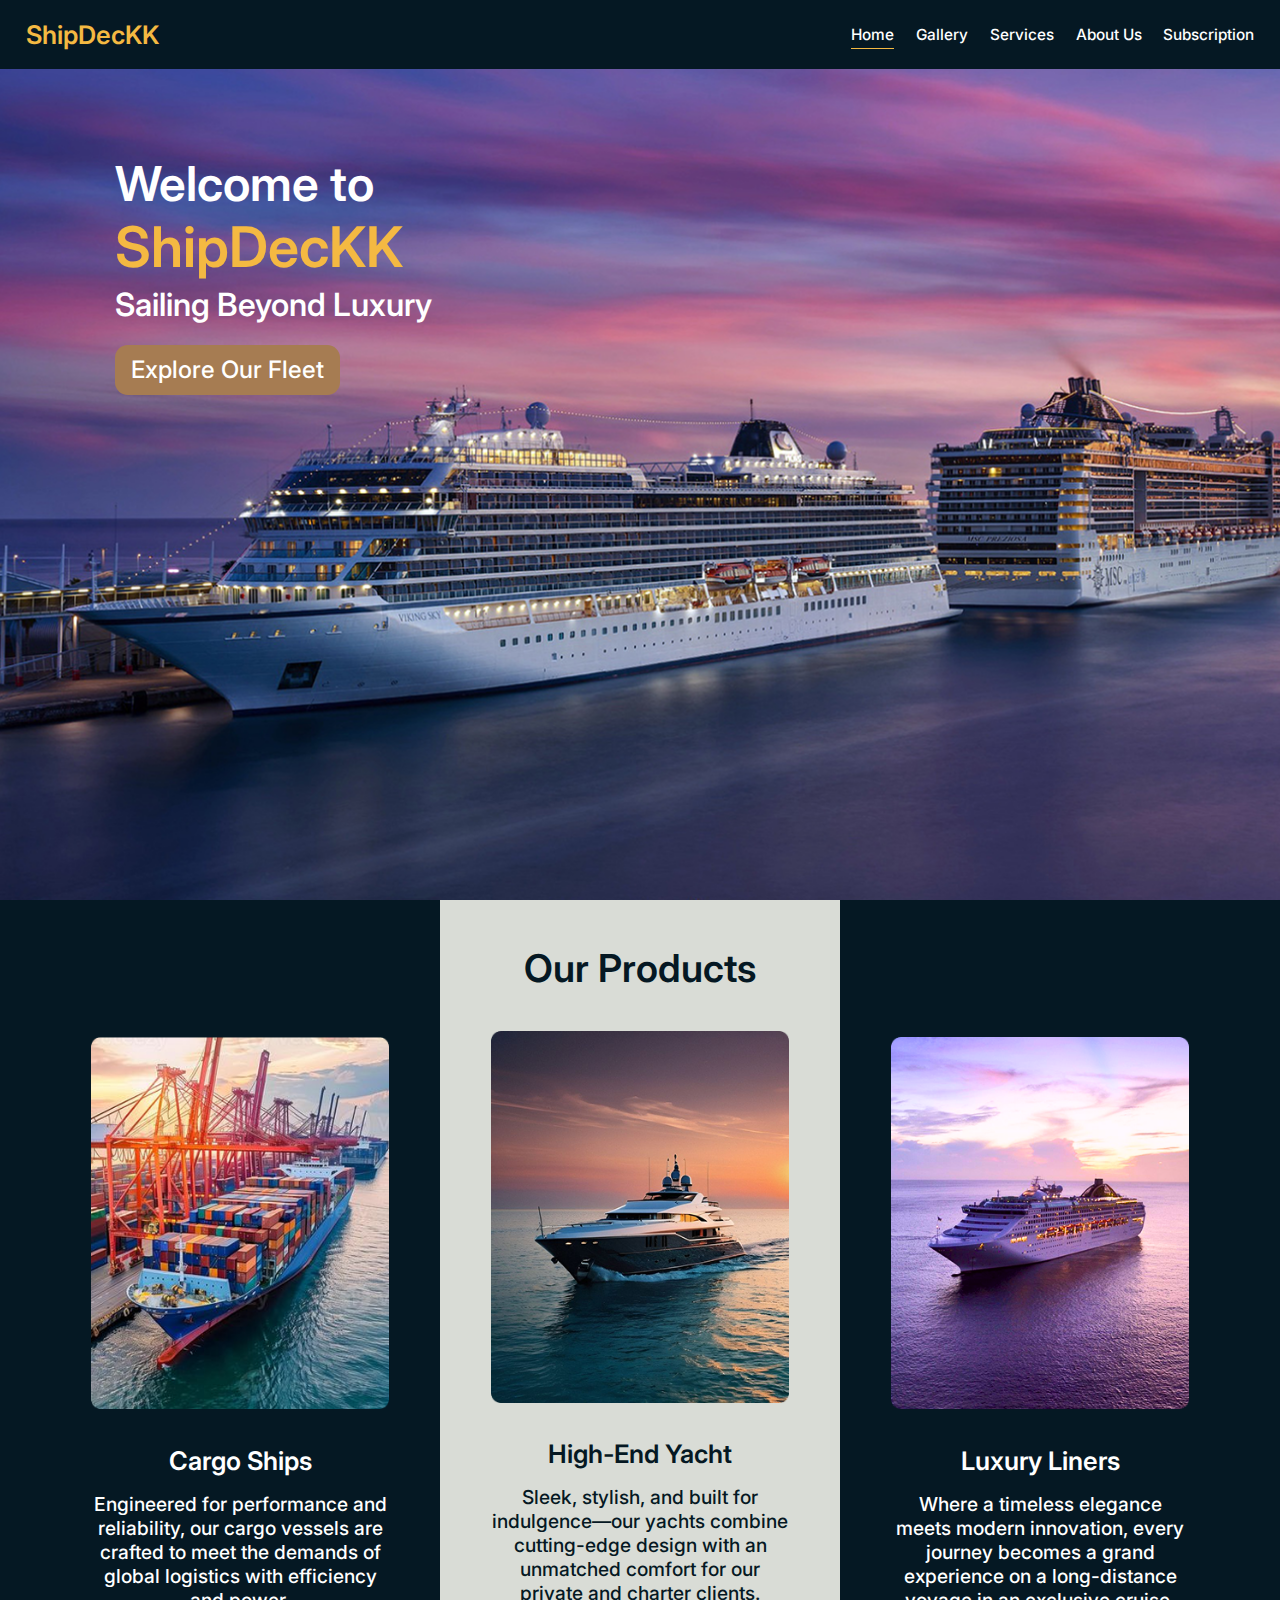
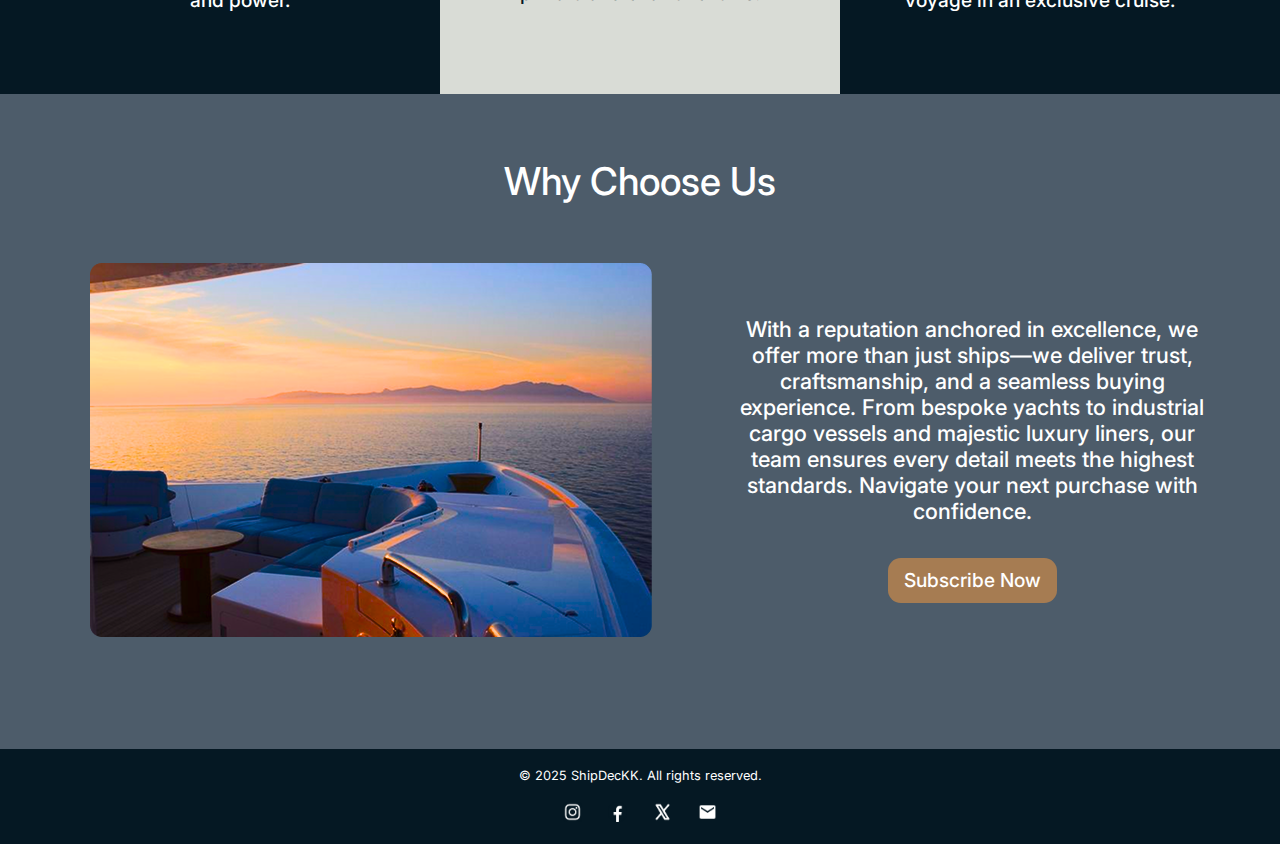
<file: index.html>
<!DOCTYPE html>
<html lang="en">
  <head>
    <meta charset="UTF-8" />
    <meta name="viewport" content="width=device-width, initial-scale=1.0" />
    <title>ShipDecKK</title>
    <link rel="stylesheet" href="css/global.css" />
    <link rel="stylesheet" href="css/homepage.css" />
    <script src="js/burger.js"></script>
  </head>
  <body>
    <header>
      <h1>ShipDecKK</h1>
      <nav>
        <a href="#" class="active">Home</a>
        <a href="gallery.html">Gallery</a>
        <a href="service.html">Services</a>
        <a href="aboutus.html">About Us</a>
        <a href="subscription.html">Subscription</a>
      </nav>
      <div class="burger-menu" onclick="toggleMenu()">
        <div></div>
        <div></div>
        <div></div>
      </div>
    </header>

    <div class="hero-section">
      <h2>Welcome to</h2>
      <h1>ShipDecKK</h1>
      <h3>Sailing Beyond Luxury</h3>
      <a href="gallery.html">Explore Our Fleet</a>
    </div>

    <div class="our-products-section">
      <div class="container">
        <div class="card">
          <div class="card-content">
            <img src="assets/Cargo_Ships.png" alt="" />
            <h2>Cargo Ships</h2>
            <p>
              Engineered for performance and reliability, our cargo vessels are
              crafted to meet the demands of global logistics with efficiency
              and power.
            </p>
          </div>
        </div>
      </div>
      <div class="container-middle">
        <div class="card">
          <h1>Our Products</h1>
          <div class="card-content">
            <img src="assets/Luxury Yacht Party Vibes 2.png" alt="" />
            <h2>High-End Yacht</h2>
            <p>
              Sleek, stylish, and built for indulgence—our yachts combine
              cutting-edge design with an unmatched comfort for our private and
              charter clients.
            </p>
          </div>
        </div>
      </div>
      <div class="container">
        <div class="card">
          <div class="card-content">
            <img src="assets/Super_Liners_Ships.png" alt="" />
            <h2>Luxury Liners</h2>
            <p>
              Where a timeless elegance meets modern innovation, every journey
              becomes a grand experience on a long-distance voyage in an
              exclusive cruise.
            </p>
          </div>
        </div>
      </div>
    </div>

    <div class="why-us-section">
      <h1>Why Choose Us</h1>
      <div class="why-us-container">
        <img src="assets/why-us-picture.png" alt="" />
        <div class="why-us-content">
          <p>
            With a reputation anchored in excellence, we offer more than just
            ships—we deliver trust, craftsmanship, and a seamless buying
            experience. From bespoke yachts to industrial cargo vessels and
            majestic luxury liners, our team ensures every detail meets the
            highest standards. Navigate your next purchase with confidence.
          </p>
          <div class="subs-button">
            <a href="subscription.html">Subscribe Now</a>
          </div>
        </div>
      </div>
    </div>

    <footer>
      <div class="footer-content">
        <p>&copy; 2025 ShipDecKK. All rights reserved.</p>
        <div class="social-media">
          <a href="https://www.instagram.com/"
            ><img src="assets/instagram.png" alt="ig"
          /></a>
          <a href="https://www.facebook.com/"
            ><img src="assets/facebook.png" alt=""
          /></a>
          <a href="https://x.com/"><img src="assets/x-logo.png" alt="" /></a>
          <a href="#"><img src="assets/email.png" alt="" /></a>
        </div>
      </div>
    </footer>
  </body>
</html>
</file>
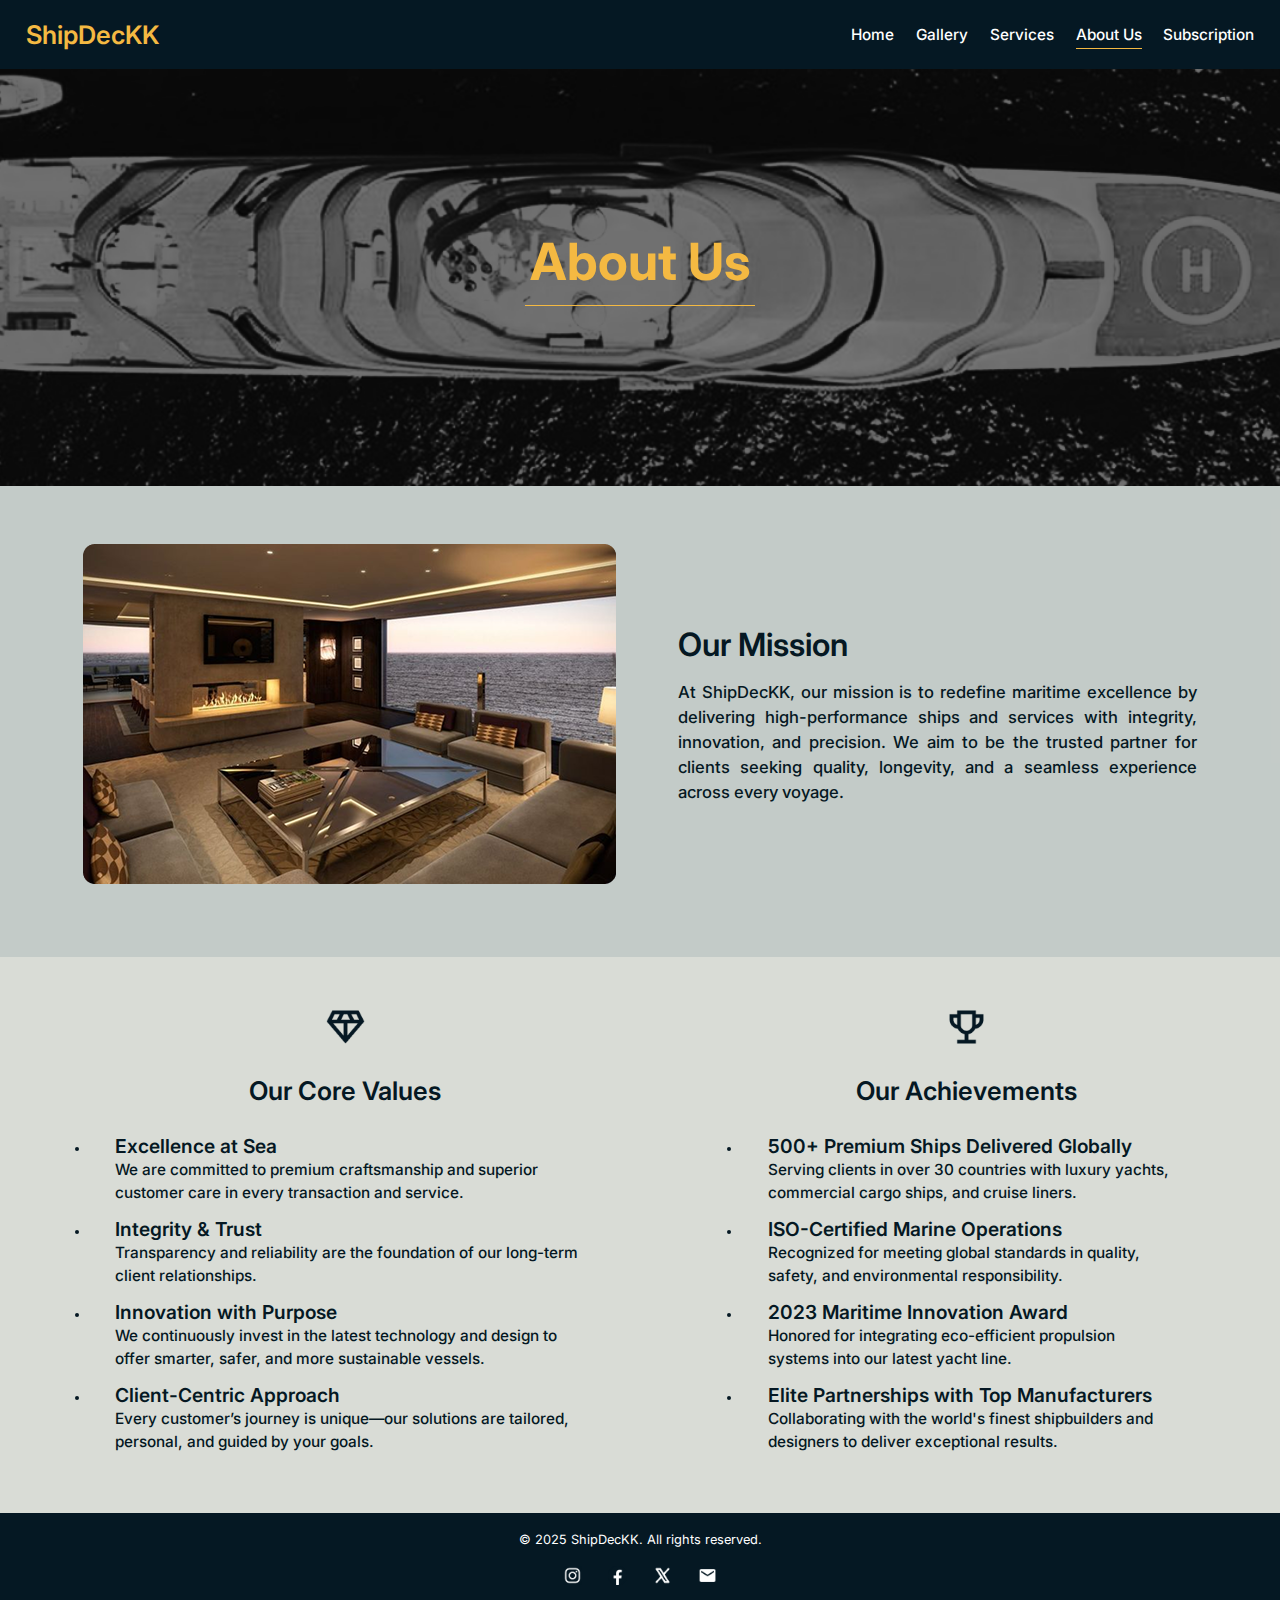
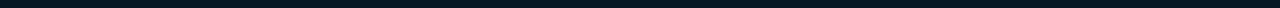
<file: aboutus.html>
<!DOCTYPE html>
<html lang="en">
  <head>
    <meta charset="UTF-8" />
    <meta name="viewport" content="width=device-width, initial-scale=1.0" />
    <title>About Us</title>
    <link rel="stylesheet" href="css/global.css" />
    <link rel="stylesheet" href="css/aboutus.css" />
    <script src="js/burger.js"></script>
  </head>
  <body>
    <div id="spacedown">.</div>
    <header>
      <h1>ShipDecKK</h1>
      <nav>
        <a href="homepage.html">Home</a>
        <a href="gallery.html">Gallery</a>
        <a href="service.html">Services</a>
        <a href="#" class="active">About Us</a>
        <a href="subscription.html">Subscription</a>
      </nav>
      <div class="burger-menu" onclick="toggleMenu()">
        <div></div>
        <div></div>
        <div></div>
      </div>
    </header>

    <div class="aboutus-title">
      <h1>About Us</h1>
      <div></div>
    </div>

    <div class="our-mission-section">
      <div class="our-mission-content">
        <img src="assets/about_us_img.png" alt="" />
        <div class="our-mission-text">
          <h2>Our Mission</h2>
          <p>
            At ShipDecKK, our mission is to redefine maritime excellence by
            delivering high-performance ships and services with integrity,
            innovation, and precision. We aim to be the trusted partner for
            clients seeking quality, longevity, and a seamless experience across
            every voyage.
          </p>
        </div>
      </div>
    </div>

    <div class="our-values-section">
      <div class="our-values-content">
        <div class="value">
          <img src="assets/values.png" alt="" />
          <h3>Our Core Values</h3>
          <div class="value-content">
            <ul>
              <li>
                <strong>Excellence at Sea</strong>
                <p>
                  We are committed to premium craftsmanship and superior
                  customer care in every transaction and service.
                </p>
              </li>
              <li>
                <strong>Integrity & Trust</strong>
                <p>
                  Transparency and reliability are the foundation of our
                  long-term client relationships.
                </p>
              </li>
              <li>
                <strong>Innovation with Purpose</strong>
                <p>
                  We continuously invest in the latest technology and design to
                  offer smarter, safer, and more sustainable vessels.
                </p>
              </li>
              <li>
                <strong>Client-Centric Approach</strong>
                <p>
                  Every customer’s journey is unique—our solutions are tailored,
                  personal, and guided by your goals.
                </p>
              </li>
            </ul>
          </div>
        </div>

        <div class="value">
          <img src="assets/achievement.png" alt="" />
          <h3>Our Achievements</h3>
          <div class="value-content">
            <ul>
              <li>
                <strong>500+ Premium Ships Delivered Globally</strong>
                <p>
                  Serving clients in over 30 countries with luxury yachts,
                  commercial cargo ships, and cruise liners.
                </p>
              </li>
              <li>
                <strong>ISO-Certified Marine Operations</strong>
                <p>
                  Recognized for meeting global standards in quality, safety,
                  and environmental responsibility.
                </p>
              </li>
              <li>
                <strong>2023 Maritime Innovation Award</strong>
                <p>
                  Honored for integrating eco-efficient propulsion systems into
                  our latest yacht line.
                </p>
              </li>
              <li>
                <strong>Elite Partnerships with Top Manufacturers</strong>
                <p>
                  Collaborating with the world's finest shipbuilders and
                  designers to deliver exceptional results.
                </p>
              </li>
            </ul>
          </div>
        </div>
      </div>
    </div>

    <footer>
      <div class="footer-content">
        <p>&copy; 2025 ShipDecKK. All rights reserved.</p>
        <div class="social-media">
          <a href="https://www.instagram.com/"
            ><img src="assets/instagram.png" alt="ig"
          /></a>
          <a href="https://www.facebook.com/"
            ><img src="assets/facebook.png" alt=""
          /></a>
          <a href="https://x.com/"><img src="assets/x-logo.png" alt="" /></a>
          <a href="#"><img src="assets/email.png" alt="" /></a>
        </div>
      </div>
    </footer>
  </body>
</html>
</file>
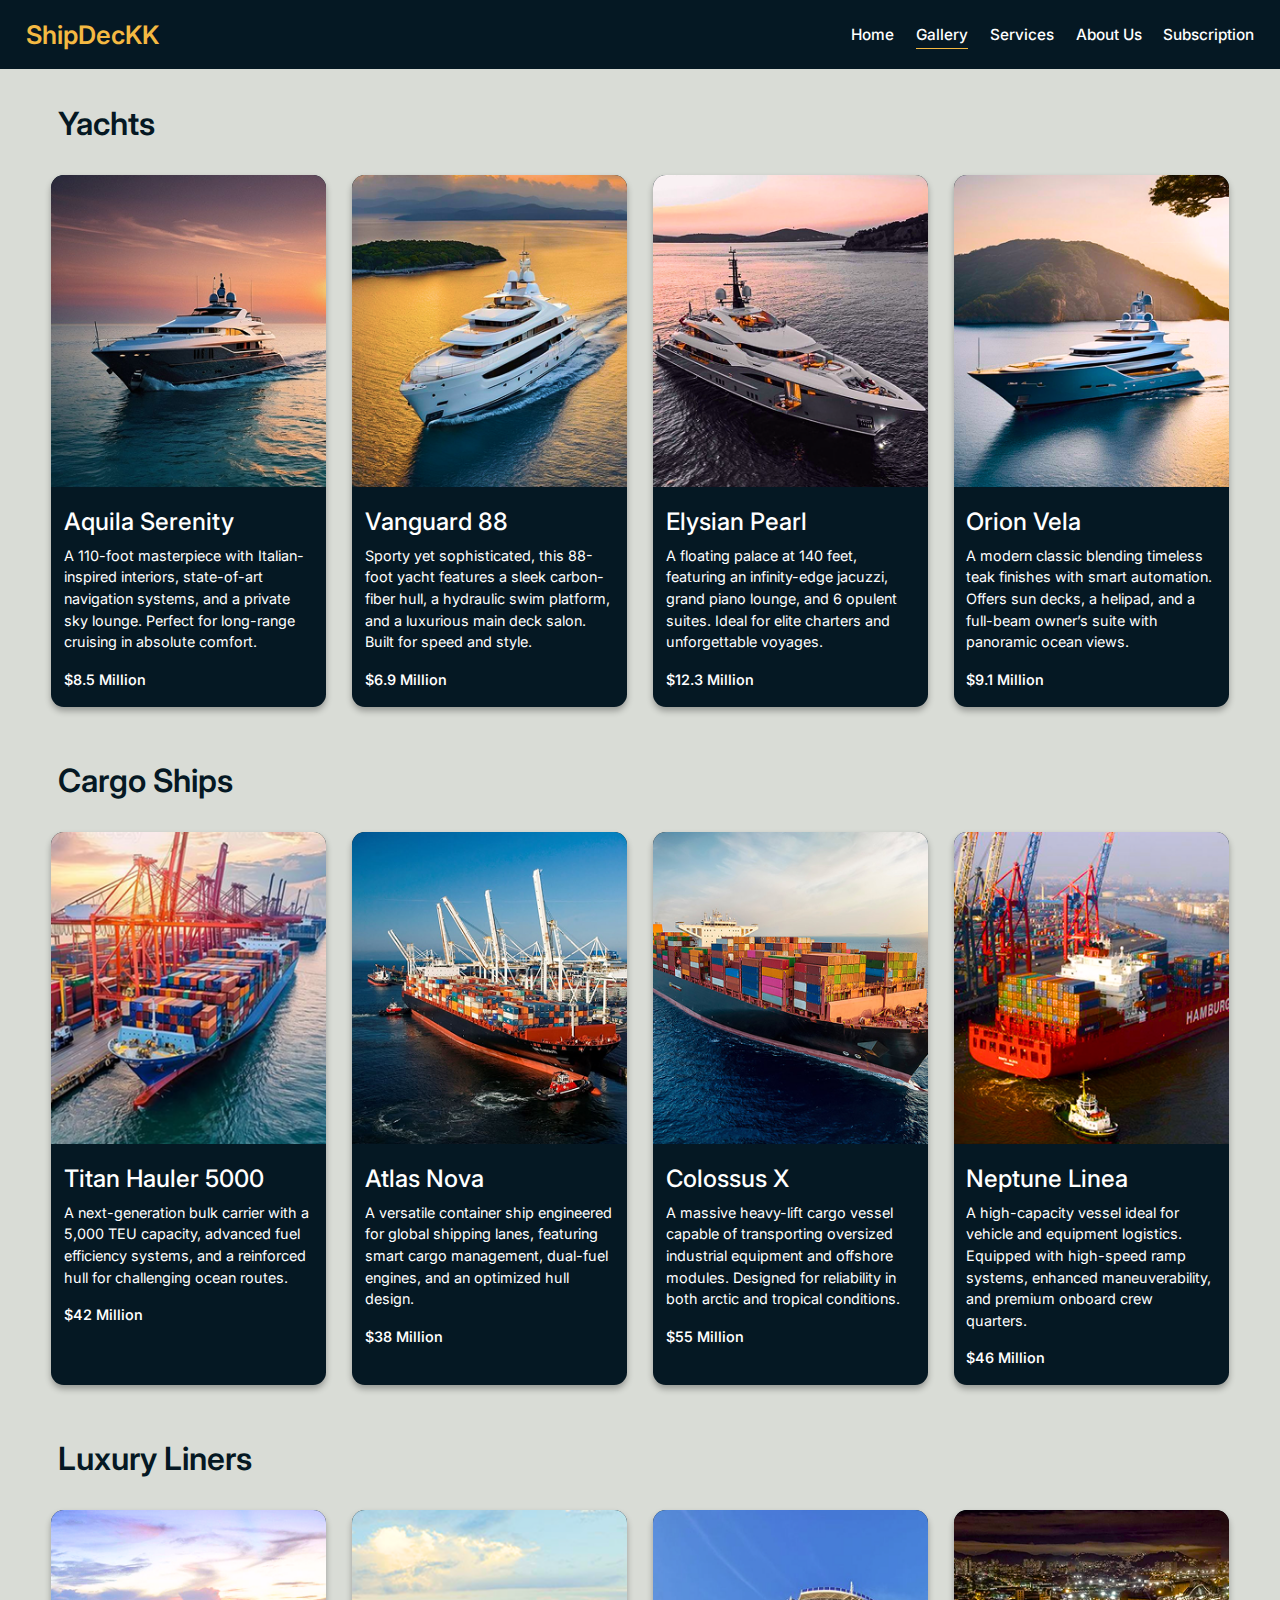
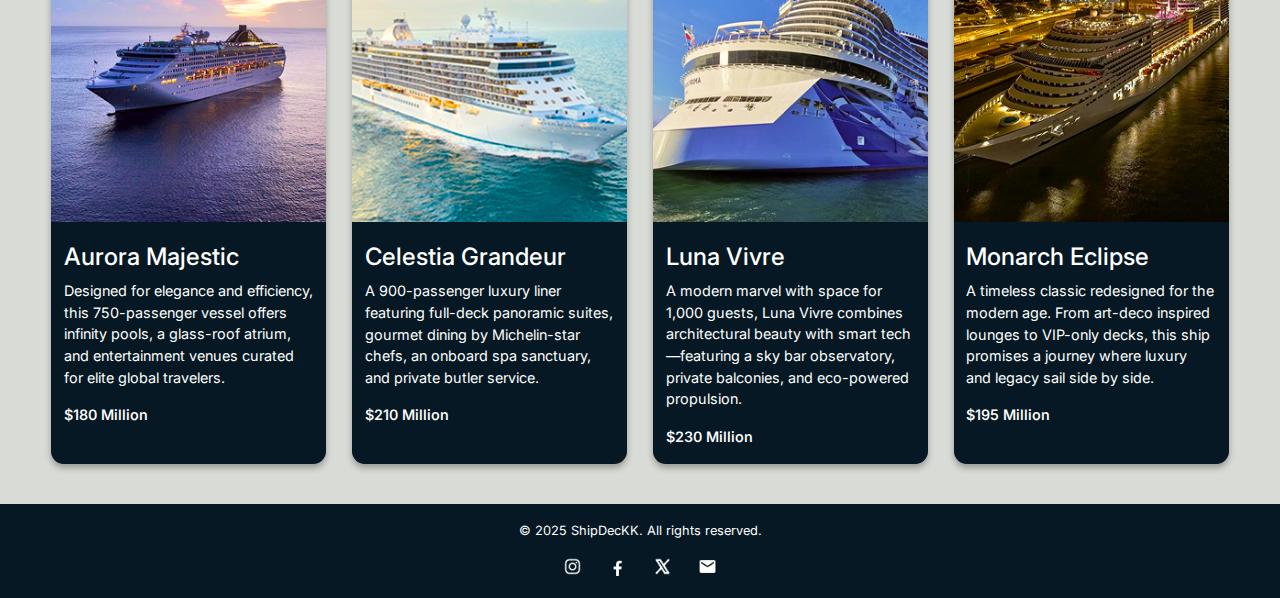
<file: gallery.html>
<!DOCTYPE html>
<html lang="en">
  <head>
    <meta charset="UTF-8" />
    <meta name="viewport" content="width=device-width, initial-scale=1.0" />
    <title>Gallery</title>
    <link rel="stylesheet" href="css/global.css" />
    <link rel="stylesheet" href="css/gallery.css" />
    <script src="js/burger.js"></script>
  </head>

  <body>
    <header>
      <h1>ShipDecKK</h1>
      <nav>
        <a href="homepage.html">Home</a>
        <a href="#" class="active">Gallery</a>
        <a href="service.html">Services</a>
        <a href="aboutus.html">About Us</a>
        <a href="subscription.html">Subscription</a>
      </nav>
      <div class="burger-menu" onclick="toggleMenu()">
        <div></div>
        <div></div>
        <div></div>
      </div>
    </header>

    <div class="yachts-section">
      <h1>Yachts</h1>
      <div class="cards">
        <div class="card">
          <div class="card-content">
            <img src="assets/yacht_1.png" alt="" />
            <h3>Aquila Serenity</h3>
            <p>
              A 110-foot masterpiece with Italian-inspired interiors,
              state-of-art navigation systems, and a private sky lounge. Perfect
              for long-range cruising in absolute comfort.
            </p>
            <p id="price">$8.5 Million</p>
          </div>
        </div>

        <div class="card">
          <div class="card-content">
            <img src="assets/yacht_2.png" alt="" />
            <h3>Vanguard 88</h3>
            <p>
              Sporty yet sophisticated, this 88-foot yacht features a sleek
              carbon-fiber hull, a hydraulic swim platform, and a luxurious main
              deck salon. Built for speed and style.
            </p>
            <p id="price">$6.9 Million</p>
          </div>
        </div>

        <div class="card">
          <div class="card-content">
            <img src="assets/yacht_3.png" alt="" />
            <h3>Elysian Pearl</h3>
            <p>
              A floating palace at 140 feet, featuring an infinity-edge jacuzzi,
              grand piano lounge, and 6 opulent suites. Ideal for elite charters
              and unforgettable voyages.
            </p>
            <p id="price">$12.3 Million</p>
          </div>
        </div>

        <div class="card">
          <div class="card-content">
            <img src="assets/yacht_4.png" alt="" />
            <h3>Orion Vela</h3>
            <p>
              A modern classic blending timeless teak finishes with smart
              automation. Offers sun decks, a helipad, and a full-beam owner’s
              suite with panoramic ocean views.
            </p>
            <p id="price">$9.1 Million</p>
          </div>
        </div>
      </div>
    </div>

    <div class="cargo-section">
      <h1>Cargo Ships</h1>
      <div class="cards">
        <div class="card">
          <div class="card-content">
            <img src="assets/cargo_1.png" alt="" />
            <h3>Titan Hauler 5000</h3>
            <p>
              A next-generation bulk carrier with a 5,000 TEU capacity, advanced
              fuel efficiency systems, and a reinforced hull for challenging
              ocean routes.
            </p>
            <p id="price">$42 Million</p>
          </div>
        </div>

        <div class="card">
          <div class="card-content">
            <img src="assets/cargo_2.png" alt="" />
            <h3>Atlas Nova</h3>
            <p>
              A versatile container ship engineered for global shipping lanes,
              featuring smart cargo management, dual-fuel engines, and an
              optimized hull design.
            </p>
            <p id="price">$38 Million</p>
          </div>
        </div>

        <div class="card">
          <div class="card-content">
            <img src="assets/cargo_3.png" alt="" />
            <h3>Colossus X</h3>
            <p>
              A massive heavy-lift cargo vessel capable of transporting
              oversized industrial equipment and offshore modules. Designed for
              reliability in both arctic and tropical conditions.
            </p>
            <p id="price">$55 Million</p>
          </div>
        </div>

        <div class="card">
          <div class="card-content">
            <img src="assets/cargo_4.png" alt="" />
            <h3>Neptune Linea</h3>
            <p>
              A high-capacity vessel ideal for vehicle and equipment logistics.
              Equipped with high-speed ramp systems, enhanced maneuverability,
              and premium onboard crew quarters.
            </p>
            <p id="price">$46 Million</p>
          </div>
        </div>
      </div>
    </div>

    <div class="luxury-section">
      <h1>Luxury Liners</h1>
      <div class="cards">
        <div class="card">
          <div class="card-content">
            <img src="assets/super_1.png" alt="" />
            <h3>Aurora Majestic</h3>
            <p>
              Designed for elegance and efficiency, this 750-passenger vessel
              offers infinity pools, a glass-roof atrium, and entertainment
              venues curated for elite global travelers.
            </p>
            <p id="price">$180 Million</p>
          </div>
        </div>

        <div class="card">
          <div class="card-content">
            <img src="assets/super_2.png" alt="" />
            <h3>Celestia Grandeur</h3>
            <p>
              A 900-passenger luxury liner featuring full-deck panoramic suites,
              gourmet dining by Michelin-star chefs, an onboard spa sanctuary,
              and private butler service.
            </p>
            <p id="price">$210 Million</p>
          </div>
        </div>

        <div class="card">
          <div class="card-content">
            <img src="assets/super_3.png" alt="" />
            <h3>Luna Vivre</h3>
            <p>
              A modern marvel with space for 1,000 guests, Luna Vivre combines
              architectural beauty with smart tech—featuring a sky bar
              observatory, private balconies, and eco-powered propulsion.
            </p>
            <p id="price">$230 Million</p>
          </div>
        </div>

        <div class="card">
          <div class="card-content">
            <img src="assets/super_4.png" alt="" />
            <h3>Monarch Eclipse</h3>
            <p>
              A timeless classic redesigned for the modern age. From art-deco
              inspired lounges to VIP-only decks, this ship promises a journey
              where luxury and legacy sail side by side.
            </p>
            <p id="price">$195 Million</p>
          </div>
        </div>
      </div>
    </div>

    <footer>
      <div class="footer-content">
        <p>&copy; 2025 ShipDecKK. All rights reserved.</p>
        <div class="social-media">
          <a href="https://www.instagram.com/"
            ><img src="assets/instagram.png" alt="ig"
          /></a>
          <a href="https://www.facebook.com/"
            ><img src="assets/facebook.png" alt=""
          /></a>
          <a href="https://x.com/"><img src="assets/x-logo.png" alt="" /></a>
          <a href="#"><img src="assets/email.png" alt="" /></a>
        </div>
      </div>
    </footer>
  </body>
</html>
</file>
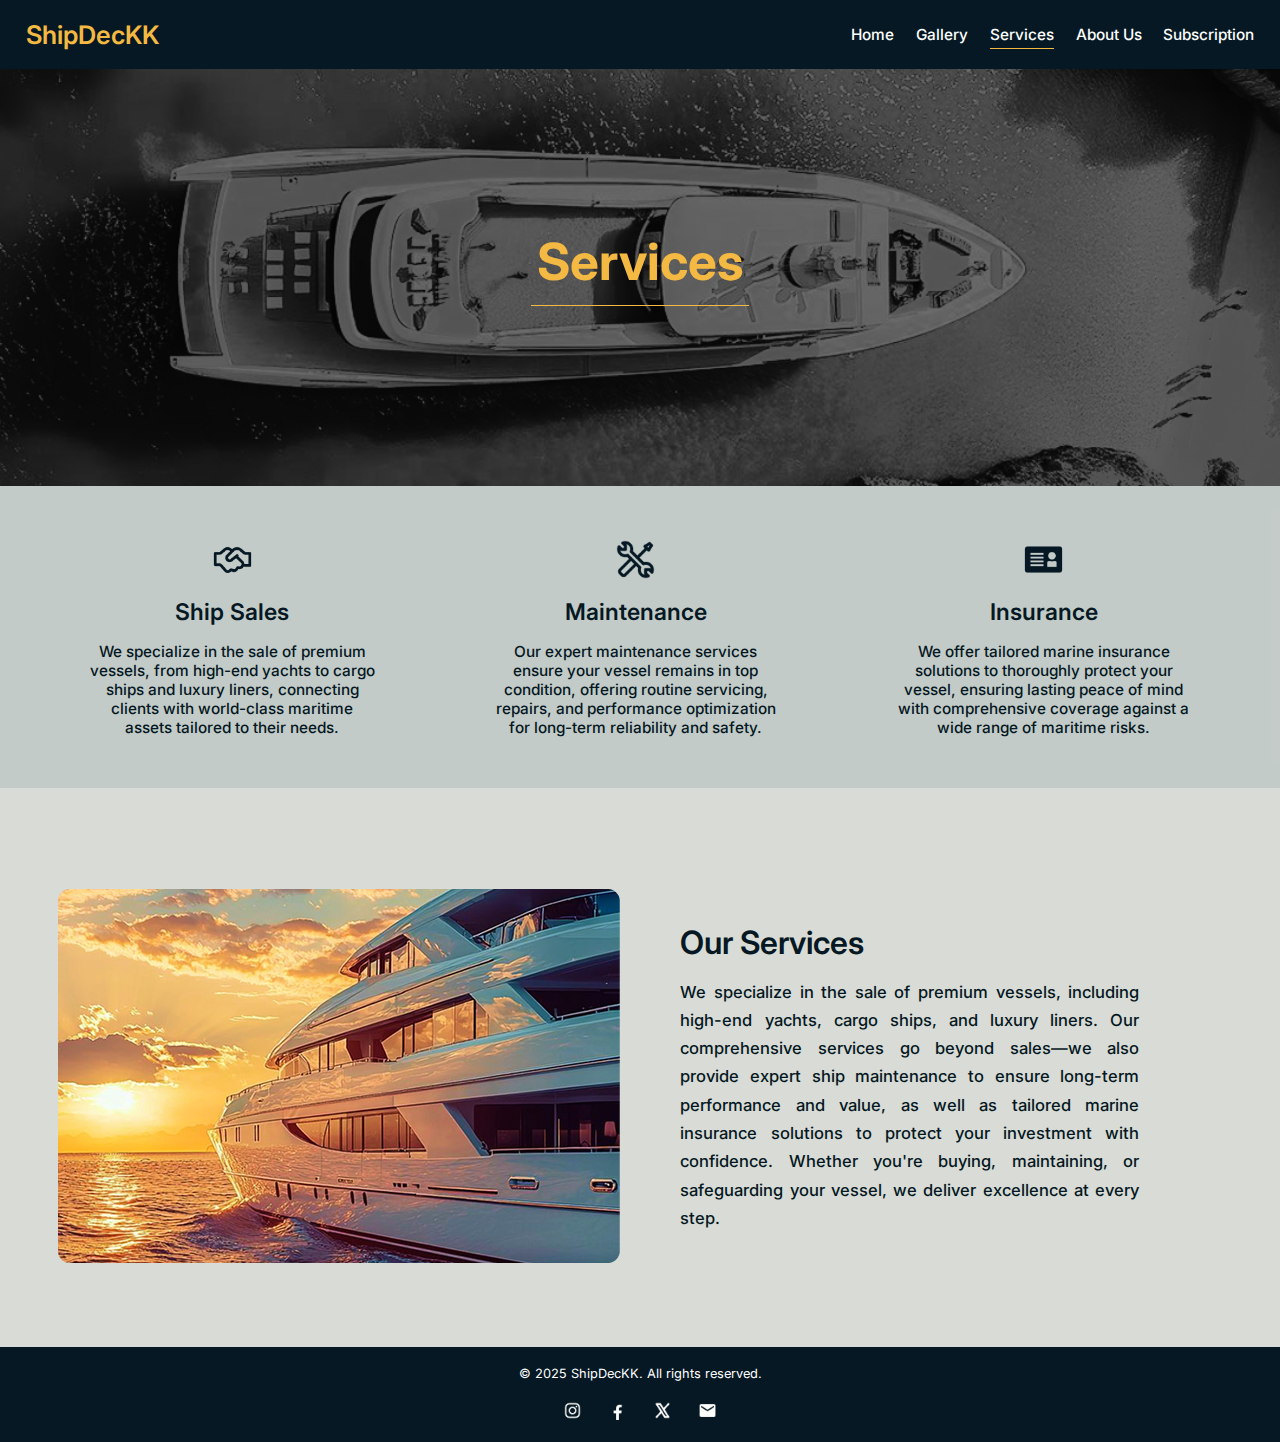
<file: service.html>
<!DOCTYPE html>
<html lang="en">
  <head>
    <meta charset="UTF-8" />
    <meta name="viewport" content="width=device-width, initial-scale=1.0" />
    <title>Our Services</title>
    <link rel="stylesheet" href="css/global.css" />
    <link rel="stylesheet" href="css/service.css" />
    <script src="js/burger.js"></script>
  </head>
  <body>
    <div id="spacedown">.</div>
    <header>
      <h1>ShipDecKK</h1>
      <nav>
        <a href="homepage.html">Home</a>
        <a href="gallery.html">Gallery</a>
        <a href="#" class="active">Services</a>
        <a href="aboutus.html">About Us</a>
        <a href="subscription.html">Subscription</a>
      </nav>
      <div class="burger-menu" onclick="toggleMenu()">
        <div></div>
        <div></div>
        <div></div>
      </div>
    </header>

    <div class="services-title">
      <h1>Services</h1>
      <div></div>
    </div>

    <div class="our-service">
      <div class="service">
        <img src="assets/Ship_Sales.png" alt="" />
        <h3>Ship Sales</h3>
        <p>
          We specialize in the sale of premium vessels, from high-end yachts to
          cargo ships and luxury liners, connecting clients with world-class
          maritime assets tailored to their needs.
        </p>
      </div>

      <div class="service">
        <img src="assets/Mantainance.png" alt="" />
        <h3>Maintenance</h3>
        <p>
          Our expert maintenance services ensure your vessel remains in top
          condition, offering routine servicing, repairs, and performance
          optimization for long-term reliability and safety.
        </p>
      </div>

      <div class="service">
        <img src="assets/Insurances.png" alt="" />
        <h3>Insurance</h3>
        <p>
          We offer tailored marine insurance solutions to thoroughly protect
          your vessel, ensuring lasting peace of mind with comprehensive
          coverage against a wide range of maritime risks.
        </p>
      </div>
    </div>

    <div class="our-service-container">
      <div class="our-service-content">
        <img src="assets/our_service.png" alt="" />
        <div class="our-service-text">
          <h2>Our Services</h2>
          <p>
            We specialize in the sale of premium vessels, including high-end
            yachts, cargo ships, and luxury liners. Our comprehensive services
            go beyond sales—we also provide expert ship maintenance to ensure
            long-term performance and value, as well as tailored marine
            insurance solutions to protect your investment with confidence.
            Whether you're buying, maintaining, or safeguarding your vessel, we
            deliver excellence at every step.
          </p>
        </div>
      </div>
    </div>

    <footer>
      <div class="footer-content">
        <p>&copy; 2025 ShipDecKK. All rights reserved.</p>
        <div class="social-media">
          <a href="https://www.instagram.com/"
            ><img src="assets/instagram.png" alt="ig"
          /></a>
          <a href="https://www.facebook.com/"
            ><img src="assets/facebook.png" alt=""
          /></a>
          <a href="https://x.com/"><img src="assets/x-logo.png" alt="" /></a>
          <a href="#"><img src="assets/email.png" alt="" /></a>
        </div>
      </div>
    </footer>
  </body>
</html>
</file>
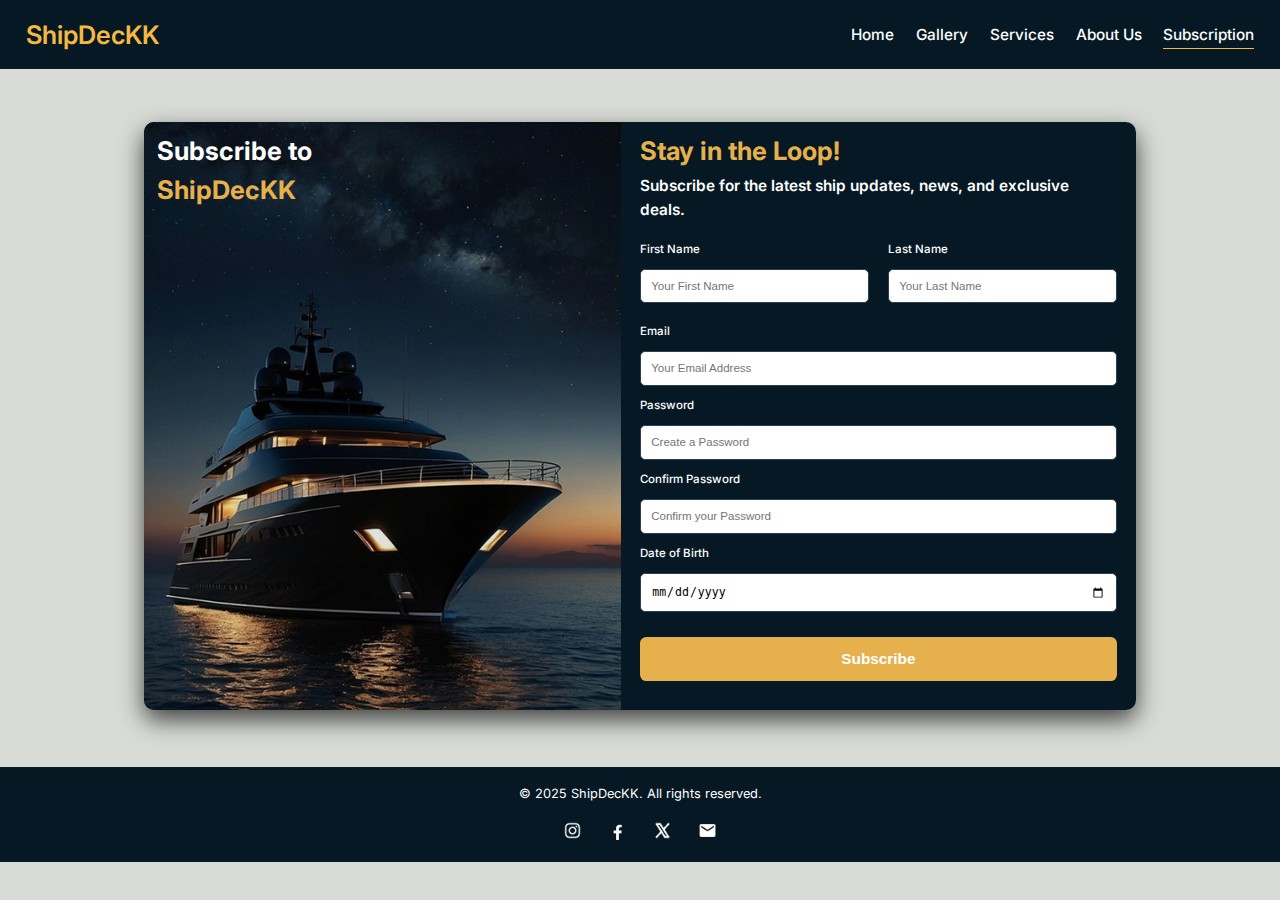
<file: subscription.html>
<!DOCTYPE html>
<html lang="en">
  <head>
    <meta charset="UTF-8" />
    <meta name="viewport" content="width=device-width, initial-scale=1.0" />
    <title>Subscription</title>
    <link rel="stylesheet" href="css/global.css" />
    <link rel="stylesheet" href="css/subscription.css" />
    <script src="js/burger.js"></script>
  </head>
  <body>
    <header>
      <h1>ShipDecKK</h1>
      <nav>
        <a href="homepage.html">Home</a>
        <a href="gallery.html">Gallery</a>
        <a href="service.html">Services</a>
        <a href="aboutus.html">About Us</a>
        <a href="#" class="active">Subscription</a>
      </nav>
      <div class="burger-menu" onclick="toggleMenu()">
        <div></div>
        <div></div>
        <div></div>
      </div>
    </header>

    <div id="spacedown">.</div>

    <div class="subscription-container">
      <div class="subscription-card">
        <div class="left-section">
          <div class="overlay-text">
            <h2>Subscribe to</h2>
            <h2 class="logo">ShipDecKK</h2>
          </div>
        </div>
        <div class="right-section">
          <h2>Stay in the Loop!</h2>
          <p>
            Subscribe for the latest ship updates, news, and exclusive deals.
          </p>

          <form id="subscriptionForm">
            <div class="form-row">
              <div class="form-group">
                <label for="firstName">First Name</label>
                <input
                  type="text"
                  id="firstName"
                  placeholder="Your First Name"
                  required />
              </div>
              <div class="form-group">
                <label for="lastName">Last Name</label>
                <input
                  type="text"
                  id="lastName"
                  placeholder="Your Last Name"
                  required />
              </div>
            </div>

            <div class="form-group">
              <label for="email">Email</label>
              <input
                type="email"
                id="email"
                placeholder="Your Email Address"
                required />
            </div>

            <div class="form-group">
              <label for="password">Password</label>
              <input
                type="password"
                id="password"
                placeholder="Create a Password"
                required />
            </div>

            <div class="form-group">
              <label for="confirmPassword">Confirm Password</label>
              <input
                type="password"
                id="confirmPassword"
                placeholder="Confirm your Password"
                required />
              <span id="passwordError" class="error-message"></span>
            </div>

            <div class="form-group">
              <label for="dob">Date of Birth</label>
              <input type="date" id="dob" required />
            </div>

            <button type="submit" class="subscribe-btn">Subscribe</button>
          </form>

          <div id="successMessage" class="success-message hidden">
            Thank you for subscribing! Your information has been saved.
          </div>
        </div>
      </div>
    </div>

    <footer>
      <div class="footer-content">
        <p>&copy; 2025 ShipDecKK. All rights reserved.</p>
        <div class="social-media">
          <a href="https://www.instagram.com/"
            ><img src="assets/instagram.png" alt="ig"
          /></a>
          <a href="https://www.facebook.com/"
            ><img src="assets/facebook.png" alt=""
          /></a>
          <a href="https://x.com/"><img src="assets/x-logo.png" alt="" /></a>
          <a href="#"><img src="assets/email.png" alt="" /></a>
        </div>
      </div>
    </footer>
  </body>
  <script src="js/subscription.js"></script>
</html>
</file>
<file: css/global.css>
@import url("https://fonts.googleapis.com/css2?family=Inter:wght@400;500;600;700&display=swap");

* {
  margin: 0;
  padding: 0;
  box-sizing: border-box;
}

body {
  font-family: "Inter", sans-serif;
}

html,
body {
  overflow-x: hidden;
}

/* Header */
header {
  position: fixed;
  display: flex;
  flex-direction: row;
  justify-content: space-between;
  align-items: center;
  padding: clamp(0.7rem, 1.5vw, 5rem) clamp(1rem, 2vw, 5rem);
  color: #fff;
  background-color: #051823;
  top: 0;
  left: 0;
  width: 100%;
  z-index: 1000;
}

header h1 {
  font-size: clamp(1.2rem, 2vw, 8rem);
  font-weight: 600;
  color: #f4b942;
}

nav {
  display: flex;
  flex-direction: row;
  gap: clamp(1rem, 1.7vw, 5rem);
  list-style-type: none;
  align-items: center;
  position: relative;
}

nav a {
  text-decoration: none;
  color: #fff;
  font-size: clamp(0.5rem, 1.2vw, 6rem);
  font-weight: 500;
  position: relative;
  padding: 5px 0;
}

nav a::after {
  content: "";
  position: absolute;
  bottom: 0;
  left: 0;
  width: 0;
  height: 1.5px;
  background-color: #f4b942;
  transition: width 0.1s ease-in-out;
}

nav a.active::after,
nav a:hover::after {
  width: 100%;
}

/* Burger Menu */
.burger-menu {
  display: none;
  flex-direction: column;
  gap: 5px;
  cursor: pointer;
}

.burger-menu div {
  width: 25px;
  height: 3px;
  background-color: #fff;
  transition: all 0.3s ease-in-out;
}

@media screen and (max-width: 768px) {
  nav {
    display: none;
    flex-direction: column;
    position: absolute;
    top: 40px;
    right: 0;
    background-color: #051823;
    width: 100%;
    padding: 20px;
  }

  nav.active {
    display: flex;
  }

  .burger-menu {
    display: flex;
  }
}

/* Footer */
footer {
  display: flex;
  justify-content: center;
  align-items: center;
  padding: 0;
  margin: 0;
  width: 100%;
  background-color: #051823;
}

.footer-content {
  display: flex;
  flex-direction: column;
  align-items: center;
  padding: clamp(0.5rem, 1.5vw, 5rem) clamp(1rem, 2vw, 5rem);
  color: #fff;
  font-size: clamp(0.5rem, 1vw, 6rem);
}

.social-media {
  display: flex;
  gap: clamp(1rem, 2vw, 5rem);
  padding-top: clamp(0.5rem, 1.5vw, 5rem);
}

.social-media a img {
  width: clamp(0.5rem, 1.5vw, 5rem);
}
</file>
<file: css/homepage.css>
body {
  background-color: #051823;
}

/* Hero Section */
.hero-section {
  background-image: url(background_picture/Cruise_ships_BG.png);
  background-size: cover;
  background-position: center;
  background-repeat: no-repeat;
  width: 100%;
  height: 100vh;
}

.hero-section {
  padding: clamp(8rem, 12vw, 50rem) clamp(4rem, 9vw, 40rem);
}

.hero-section h2 {
  color: #fff;
  font-size: clamp(3rem, 3vw, 14rem);
  font-weight: 600;
}

.hero-section h1 {
  color: #f4b942;
  font-size: clamp(3.5rem, 4vw, 16rem);
  font-weight: 600;
}

.hero-section h3 {
  color: #fff;
  font-size: clamp(2rem, 2vw, 10rem);
  font-weight: 560;
  padding-top: 4px;
  padding-bottom: clamp(1rem, 2.5vw, 6rem);
}

.hero-section a {
  text-decoration: none;
  color: #fff;
  font-size: clamp(1.5rem, 1.5vw, 6rem);
  font-weight: 500;
  background-color: #a67c52;
  padding: clamp(0.5rem, 0.8vw, 2rem) clamp(1rem, 1vw, 4rem);
  border-radius: clamp(0.7rem, 1vw, 4rem);
}

/* Our Products Section */
.our-products-section {
  display: flex;
  flex-direction: row;
  justify-content: center;
  align-items: center;
  text-align: center;
  padding: 0;
  margin: 0;
}

.container {
  display: flex;
  justify-content: center;
  align-items: center;
  color: #fff;
  background-color: #051823;
  /* padding-top: 5.2rem; */
  padding-top: clamp(1rem, 6.8vw, 19rem);
}

.container-middle {
  display: flex;
  justify-content: center;
  align-items: center;
  color: #051823;
  background-color: #d9dcd6;
  margin: 0;
  padding-bottom: 12px;
}

.card {
  /* padding: 3rem 4.5rem; */
  flex: 1;
  max-width: clamp(400px, 30vw, 2000px);
  padding: clamp(0.5rem, 3.5vw, 8rem) clamp(1rem, 4vw, 25rem);
}

.container-middle .card h1 {
  margin: 0;
  padding-bottom: clamp(2.5rem, 3vw, 5rem);
  padding-top: 0;
  font-size: clamp(1rem, 3vw, 14rem);
  font-weight: 600;
}

.card-content {
  display: flex;
  flex-direction: column;
  gap: clamp(1rem, 1vw, 6rem);
}

.card-content img {
  width: 100%;
  height: auto;
  margin-bottom: clamp(1rem, 1.5vw, 6rem);
  object-fit: cover;
}

.card-content h2 {
  font-size: clamp(1.5rem, 2vw, 6rem);
  font-weight: 600;
}

.card-content p {
  font-size: clamp(1rem, 1.5vw, 6.5rem);
  font-weight: 500;
  padding: 0 0 2rem;
}

/* Why Us Section */
.why-us-section {
  background-color: #4d5c6a;
  display: flex;
  flex-direction: column;
  justify-content: center;
  align-items: center;
  padding-bottom: clamp(0rem, 2vw, 19rem);
}

.why-us-section h1 {
  color: #fff;
  font-size: clamp(1rem, 3vw, 14rem);
  font-weight: 500;
  padding: clamp(1rem, 3.5vw, 7rem) clamp(0.5rem, 3vw, 5rem);
  padding-top: clamp(0.5rem, 5vw, 10rem);
}

.why-us-container {
  display: flex;
  flex-direction: row;
  justify-content: center;
  align-items: center;
  padding: clamp(0.5rem, 0vw, 5rem) clamp(0.5rem, 3vw, 5rem);
  padding-bottom: clamp(0.5rem, 14vw, 5rem);
}

.why-us-container img {
  width: 100%;
  height: auto;
  object-fit: cover;
  margin: clamp(0rem, 0.5vw, 5rem) clamp(0rem, 4vw, 5rem);
}

.why-us-content {
  display: flex;
  flex-direction: column;
  justify-content: center;
  text-align: center;
  color: #fff;
  padding: clamp(0.5rem, 0vw, 5rem);
  padding-left: clamp(0.5rem, 0.5vw, 20rem);
}

.why-us-content p {
  font-size: clamp(0.8rem, 1.7vw, 5rem);
  font-weight: 500;
  padding: clamp(0.5rem, 0vw, 5rem) clamp(0.5rem, 1vw, 20rem);
  padding-bottom: clamp(0.5rem, 3.5vw, 5rem);
}

.subs-button a {
  text-decoration: none;
  color: #fff;
  font-size: clamp(0.5rem, 1.5vw, 6rem);
  font-weight: 500;
  background-color: #a67c52;
  padding: clamp(0.5rem, 0.8vw, 2rem) clamp(1rem, 1vw, 4rem);
  border-radius: clamp(0.7rem, 1vw, 4rem);
}

@media screen and (max-width: 768px) {
  .why-us-container img {
    width: clamp(150px, 40vw, 300px);
  }
}
</file>
<file: css/aboutus.css>
body {
  background-color: #d9dcd6;
  height: 100%;
  margin: 0;
  padding: 0;
}

#spacedown {
  padding-bottom: 1rem;
}

.aboutus-title {
  background-image: url(background_picture/about_us_bg.png);
  background-size: cover;
  background-position: center;
  background-repeat: no-repeat;
  width: 100%;
  height: 50vh;
  display: flex;
  flex-direction: column;
  justify-content: center;
  align-items: center;
  font-size: clamp(0.5rem, 2vw, 14rem);
  color: #f4b942;
  font-weight: 400;
  position: relative;
}

.aboutus-title div {
  content: "";
  position: absolute;
  bottom: 40%;
  width: 18%;
  height: 0.3%;
  background-color: #f4b942;
}

.our-mission-section {
  display: flex;
  flex-direction: column;
  justify-content: center;
  align-items: center;
  gap: clamp(1rem, 2vw, 5rem);
  padding: clamp(1rem, 2.5vw, 5rem);
  background-color: rgba(12, 54, 80, 0.1);
}

.our-mission-content {
  display: flex;
  flex-direction: row;
  justify-content: center;
  align-items: center;
  gap: clamp(1rem, 1vw, 5rem);
  padding: clamp(1rem, 2vw, 5rem) clamp(1rem, 4vw, 5rem);
}

.our-mission-content img {
  width: 100%;
  height: auto;
  max-width: clamp(600px, 30vw, 2000px);
  margin-bottom: clamp(1rem, 0.5vw, 6rem);
  object-fit: cover;
}

@media screen and (max-width: 768px) {
  .our-mission-content img {
    max-width: 320px;
  }
}

@media screen and (max-width: 430px) {
  .our-mission-content img {
    max-width: 200px;
  }
}

.our-mission-text {
  display: flex;
  flex-direction: column;
  justify-content: center;
  text-align: justify;
  padding-left: clamp(1rem, 3.5vw, 5rem);
  gap: clamp(1rem, 1vw, 5rem);
  color: #051823;
}

.our-mission-text h2 {
  font-size: clamp(1rem, 2.5vw, 14rem);
  font-weight: 600;
}

.our-mission-text p {
  font-size: clamp(0.6rem, 1.3vw, 12rem);
  padding-bottom: clamp(0.2rem, 1vw, 6rem);
  line-height: 1.5;
  font-weight: 500;
}

.value-content ul {
  list-style-type: disc;
  padding-left: 2rem;
  margin: 0;
}

.value-content li {
  margin-bottom: clamp(0.5rem, 1vw, 1.5rem);
  padding: clamp(0rem, 0vw, 0.5rem) clamp(0.2rem, 2vw, 6rem);
}

.value-content li::marker {
  font-size: clamp(0.6rem, 1vw, 5rem);
  color: #051823;
}

.our-values-section {
  display: flex;
  justify-content: center;
  align-items: center;
  color: #051823;
  padding: clamp(0.8rem, 1.2vw, 16rem) clamp(0rem, 0vw, 0rem);
}

.our-values-content {
  display: flex;
  flex-direction: row;
  justify-content: space-between;
  align-items: center;
  gap: clamp(1rem, 2vw, 5rem);
  padding: clamp(1rem, 2.5vw, 5rem);
}

.value {
  display: flex;
  flex-direction: column;
  justify-content: center;
  align-items: center;
  gap: clamp(1rem, 2vw, 6rem);
  padding: clamp(0rem, 0vw, 0rem) clamp(1rem, 2vw, 10rem);
}

.value img {
  width: clamp(2rem, 3.5vw, 20rem);
  height: auto;
}

.value h3 {
  font-size: clamp(1rem, 2vw, 8rem);
  padding-bottom: clamp(0rem, 0.2vw, 6rem);
  font-weight: 600;
}

.value-content {
  display: flex;
  flex-direction: column;
  justify-content: center;
  align-items: center;
  gap: clamp(1rem, 1vw, 5rem);
}

.value-content strong {
  font-size: clamp(0.6rem, 1.5vw, 6rem);
  padding-bottom: clamp(0rem, 1vw, 6rem);
  font-weight: 600;
}

.value-content p {
  font-size: clamp(0.4rem, 1.2vw, 6rem);
  padding-right: clamp(0.5rem, 2vw, 6rem);
  line-height: 1.5;
  font-weight: 500;
}
</file>
<file: css/gallery.css>
body {
  background-color: #d9dcd6;
}

.yachts-section {
  display: flex;
  flex-direction: column;
  justify-content: center;
  text-align: left;
  padding: clamp(2rem, 2.5vw, 30rem) clamp(1rem, 1.5vw, 5rem)
    clamp(0.5rem, 0.5vw, 5rem);
  margin-top: clamp(0.5rem, 0.5vw, 8rem);
}

.yachts-section h1 {
  color: #051823;
  font-size: clamp(1.5rem, 2.5vw, 14rem);
  font-weight: 600;
  padding-top: clamp(0.2rem, 5vw, 7rem);
  padding-left: clamp(0.5rem, 3vw, 5rem);
}

.cards {
  display: grid;
  grid-template-columns: repeat(auto-fit, minmax(250px, 1fr));
  gap: clamp(1rem, 2vw, 10rem);
  padding: clamp(1rem, 2.5vw, 5rem);
}

.card {
  display: flex;
  flex-direction: column;
  justify-content: flex-start;
  align-items: center;
  background-color: #051823;
  color: #fff;
  border-radius: clamp(0.5rem, 1vw, 5rem);
  box-shadow: 0 4px 6px rgba(0, 0, 0, 0.3);
  transition: transform 0.3s ease, box-shadow 0.3s ease;
  overflow: hidden;
}

.card:hover {
  transform: scale(1.02);
  box-shadow: 0 6px 12px rgba(0, 0, 0, 0.6);
}

.card-content {
  text-align: left;
}

.card-content img {
  width: 100%;
  height: auto;
  margin-bottom: clamp(1rem, 0.5vw, 6rem);
  object-fit: cover;
}

.card-content h3 {
  font-size: clamp(1.5rem, 1vw, 20rem);
  font-weight: 500;
  margin-bottom: clamp(0.5rem, 0.7vw, 2rem);
  padding-left: clamp(0.5rem, 1vw, 2rem);
  padding-right: clamp(0.5rem, 1vw, 2rem);
}

.card-content p {
  font-size: clamp(0.9rem, 0.9vw, 8rem);
  margin-bottom: clamp(1rem, 0.5vw, 2rem);
  padding-left: clamp(0.5rem, 1vw, 2rem);
  padding-right: clamp(0.5rem, 1vw, 2rem);
  line-height: 1.5;
  font-weight: 400;
}

#price {
  font-size: clamp(0.9rem, 1.1vw, 12rem);
  margin-bottom: clamp(1rem, 0.5vw, 2rem);
  padding-left: clamp(0.5rem, 1vw, 2rem);
  padding-right: clamp(0.5rem, 1vw, 2rem);
  line-height: 1.5;
  font-weight: 550;
}

@media screen and (max-width: 768px) {
  .cards {
    grid-template-columns: repeat(auto-fit, minmax(150px, 1fr));
    gap: 1rem;
  }

  .card-content h3 {
    font-size: 0.8rem;
  }

  .card-content p {
    font-size: 0.6rem;
  }
}

.cargo-section {
  display: flex;
  flex-direction: column;
  justify-content: center;
  text-align: left;
  padding: clamp(0.5rem, 0.5vw, 5rem) clamp(1rem, 1.5vw, 5rem);
}

.cargo-section h1 {
  color: #051823;
  font-size: clamp(1.5rem, 2.5vw, 14rem);
  font-weight: 600;
  padding-top: clamp(0.2rem, 0.5vw, 7rem);
  padding-left: clamp(0.5rem, 3vw, 5rem);
}

.luxury-section {
  display: flex;
  flex-direction: column;
  justify-content: center;
  text-align: left;
  padding: clamp(0.5rem, 0.5vw, 5rem) clamp(1rem, 1.5vw, 5rem);
}

.luxury-section h1 {
  color: #051823;
  font-size: clamp(1.5rem, 2.5vw, 14rem);
  font-weight: 600;
  padding-top: clamp(0.2rem, 0.5vw, 7rem);
  padding-left: clamp(0.5rem, 3vw, 5rem);
}
</file>
<file: css/service.css>
body {
  background-color: #d9dcd6;
}

#spacedown {
  padding-bottom: 1rem;
}

.services-title {
  background-image: url(background_picture/service_bg.png);
  background-size: cover;
  background-position: center;
  background-repeat: no-repeat;
  width: 100%;
  height: 50vh;
  display: flex;
  flex-direction: column;
  justify-content: center;
  align-items: center;
  font-size: clamp(0.5rem, 2vw, 14rem);
  color: #f4b942;
  font-weight: 400;
  position: relative;
}

.services-title div {
  content: "";
  position: absolute;
  bottom: 40%;
  width: 17%;
  height: 0.3%;
  background-color: #f4b942;
}

.our-service {
  display: flex;
  flex-direction: row;
  justify-content: center;
  text-align: center;
  padding: clamp(1rem, 2.5vw, 15rem);
  margin-bottom: clamp(1rem, 2.5vw, 15rem);
  color: #051823;
  background-color: rgba(12, 54, 80, 0.1);
}

.service {
  display: flex;
  flex-direction: column;
  align-items: center;
  gap: clamp(0.5rem, 1vw, 6rem);
  padding: clamp(1rem, 1.5vw, 7.5rem);
}

.service img {
  width: clamp(2rem, 3.5vw, 20rem);
  height: auto;
}

.service h3 {
  font-size: clamp(1rem, 1.8vw, 14rem);
  padding-top: clamp(0.2rem, 0.2vw, 6rem);
  padding-bottom: clamp(0.2rem, 0.2vw, 6rem);
  font-weight: 600;
}

.service p {
  font-size: clamp(0.6rem, 1.2vw, 6rem);
  padding-bottom: clamp(0.2rem, 1vw, 6rem);
  padding: clamp(0rem, 0vw, 0rem) clamp(0.5rem, 3vw, 6rem);
  font-weight: 500;
}

.our-service-container {
  display: flex;
  flex-direction: column;
  justify-content: center;
  align-items: center;
  gap: clamp(1rem, 2vw, 5rem);
  padding: clamp(1rem, 2.5vw, 5rem);
}

.our-service-content {
  display: flex;
  flex-direction: row;
  justify-content: center;
  align-items: center;
  gap: clamp(1rem, 1vw, 5rem);
  padding: clamp(1rem, 2vw, 5rem);
}

.our-service-content img {
  width: 100%;
  height: auto;
  max-width: clamp(600px, 30vw, 2000px);
  margin-bottom: clamp(1rem, 0.5vw, 6rem);
  object-fit: cover;
}

@media screen and (max-width: 768px) {
  .our-service-content img {
    max-width: 320px;
  }
}

@media screen and (max-width: 430px) {
  .our-service-content img {
    max-width: 200px;
  }
}

.our-service-text {
  display: flex;
  flex-direction: column;
  justify-content: center;
  text-align: justify;
  padding: clamp(1rem, 3.5vw, 5rem);
  gap: clamp(1rem, 1vw, 5rem);
  color: #051823;
}

.our-service-text h2 {
  font-size: clamp(1rem, 2.5vw, 14rem);
  font-weight: 600;
}

.our-service-text p {
  font-size: clamp(0.6rem, 1.3vw, 12rem);
  padding-bottom: clamp(0.2rem, 1vw, 6rem);
  padding-right: clamp(0rem, 3vw, 10rem);
  line-height: 1.7;
  font-weight: 500;

}
</file>
<file: css/subscription.css>
body {
  background-color: #d9dcd6;
}

#spacedown {
  padding-bottom: clamp(1rem, 3.5vw, 25rem);
}

.subscription-container {
  max-width: clamp(600px, 80vw, 4000px);
  height: auto;
  margin: 0 auto;
  padding: 2rem 0;
}

.subscription-card {
  background-color: #051823;
  border-radius: clamp(0.4rem, 0.8vw, 2rem);
  overflow: hidden;
  display: flex;
  box-shadow: 0 10px 25px rgba(0, 0, 0, 0.7);
  margin: clamp(1rem, 2vw, 10rem) clamp(1rem, 1vw, 5rem);
}

.left-section {
  flex: 1;
  background-image: url(background_picture/Subscription_Picture.png);
  background-size: cover;
  background-position: center;
  position: relative;
  min-height: clamp(300px, 30vw, 900px);
  display: flex;
  align-items: start;
  justify-content: start;
}

.left-section::before {
  content: "";
  position: absolute;
  top: 0;
  left: 0;
  width: 100%;
  height: 100%;
  background: rgba(0, 0, 0, 0.1);
}

.overlay-text {
  position: relative;
  z-index: 1;
  color: #ffffff;
  text-align: left;
  padding: clamp(0.5rem, 1vw, 5rem) clamp(0.8rem, 1vw, 5rem);
}

.overlay-text h2 {
  font-size: clamp(1rem, 2vw, 6rem);
  margin-bottom: 0.5rem;
}

.logo {
  color: #e6b04c;
  font-size: clamp(1rem, 2vw, 6rem);
}

.right-section {
  flex: 1;
  padding: clamp(0.5rem, 1vw, 5rem) clamp(1rem, 1.5vw, 5rem);
}

.right-section h2 {
  color: #e6b04c;
  font-size: clamp(1rem, 2vw, 6rem);
  margin-bottom: clamp(0.3rem, 0.6vw, 2rem);
}

.right-section p {
  margin-bottom: clamp(1rem, 1.5vw, 5rem);
  font-size: clamp(0.7rem, 1.2vw, 4rem);
  line-height: 1.6;
  color: white;
  font-weight: 600;
}

/* Form Styles */
.form-row {
  display: flex;
  gap: clamp(0.5rem, 1.5vw, 5rem);
}

.form-group {
  margin-bottom: clamp(0.5rem, 1vw, 2rem);
  flex: 1;
}

label {
  display: block;
  margin-bottom: clamp(0.5rem, 1vw, 2rem);
  font-size: clamp(0.6rem, 0.9vw, 4rem);
  color: white;
  font-weight: 500;
}

input {
  width: 100%;
  padding: clamp(0.4rem, 0.8vw, 5rem);
  border: 1px solid #2c3e50;
  border-radius: clamp(0.1rem, 0.4vw, 1rem);
  background-color: white;
  color: black;
  font-size: clamp(0.6rem, 0.9vw, 4rem);
  font-weight: 500;
}

input:focus {
  outline: none;
  border-color: #e6b04c;
}

.subscribe-btn {
  margin-top: clamp(0.7rem, 1vw, 5rem);
  margin-bottom: clamp(1rem, 1.2vw, 5rem);
  width: 100%;
  padding: clamp(0.5rem, 1vw, 5rem);
  background-color: #e6b04c;
  color: white;
  border: none;
  border-radius: clamp(0.2rem, 0.5vw, 2rem);
  font-size: clamp(0.8rem, 1.2vw, 4rem);
  font-weight: bold;
  cursor: pointer;
  transition: background-color 0.3s;
}

.subscribe-btn:hover {
  background-color: #d1a045;
}

.error-message {
  color: #ff6b6b;
  font-size: clamp(0.3rem, 1vw, 3.5rem);
  display: block;
  margin-top: 0.5rem;
}

.success-message {
  background-color: #28a745;
  color: white;
  padding: clamp(0.5rem, 1vw, 5rem);
  border-radius: clamp(0.2rem, 0.5vw, 2rem);
  text-align: center;
  margin-top: clamp(0.5rem, 1.5vw, 5rem);
  margin-bottom: clamp(0.5rem, 1.2vw, 5rem);
  font-size: clamp(0.8rem, 1.2vw, 4rem);
}

.hidden {
  display: none;
}
</file>
